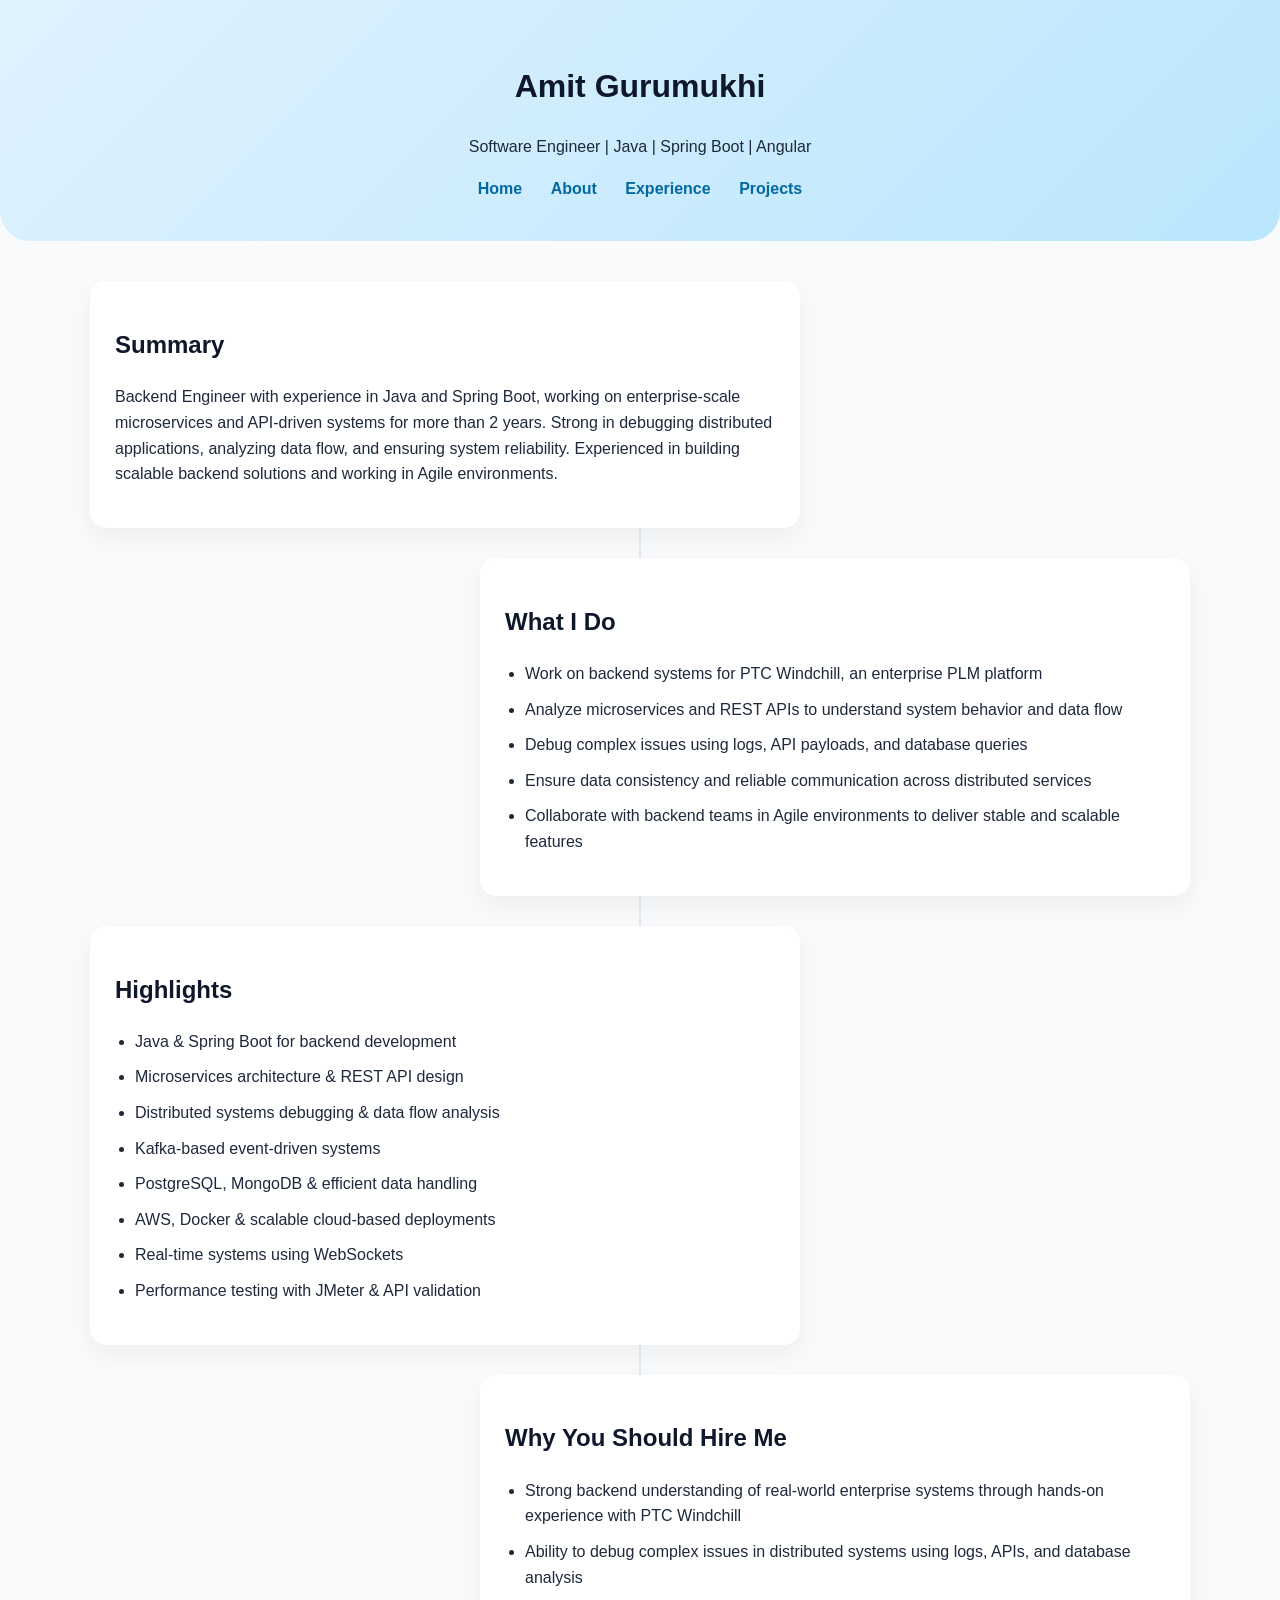
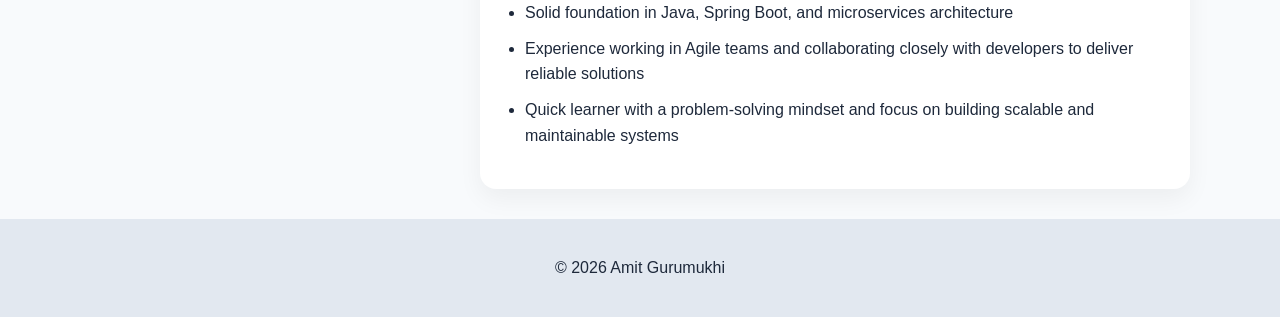
<file: index.html>
<!DOCTYPE html>
<html lang="en">
<head>
    <meta charset="UTF-8">
    <title>Amit Gurumukhi | Backend Engineer</title>
    <link rel="stylesheet" href="style.css">
</head>
<body>

<header>
    <h1>Amit Gurumukhi</h1>
    <p> Software Engineer | Java | Spring Boot | Angular</p>


    <nav>
        <a href="index.html">Home</a>
        <a href="about.html">About</a>
        <a href="experience.html">Experience</a>
        <a href="projects.html">Projects</a>
    </nav>
</header>

<main class="alt-layout">

    <section class="box left">
        <h2>Summary</h2>
        <p>
    Backend Engineer with experience in Java and Spring Boot, working on enterprise-scale
    microservices and API-driven systems for more than 2 years. Strong in debugging distributed applications,
    analyzing data flow, and ensuring system reliability. Experienced in building scalable
    backend solutions and working in Agile environments.
</p>
    </section>

    <section class="box right">
        <h2>What I Do</h2>
         <ul>
        <li>Work on backend systems for PTC Windchill, an enterprise PLM platform</li>

        <li>Analyze microservices and REST APIs to understand system behavior and data flow</li>

        <li>Debug complex issues using logs, API payloads, and database queries</li>

        <li>Ensure data consistency and reliable communication across distributed services</li>

        <li>Collaborate with backend teams in Agile environments to deliver stable and scalable features</li>
    </ul>
    </section>

    <section class="box left">
        <h2>Highlights</h2>
        <ul>
        <li>Java & Spring Boot for backend development</li>
        <li>Microservices architecture & REST API design</li>
        <li>Distributed systems debugging & data flow analysis</li>
        <li>Kafka-based event-driven systems</li>
        <li>PostgreSQL, MongoDB & efficient data handling</li>
        <li>AWS, Docker & scalable cloud-based deployments</li>
        <li>Real-time systems using WebSockets</li>
        <li>Performance testing with JMeter & API validation</li>
    </ul>
    </section>

    <section class="box right">
    <h2>Why You Should Hire Me</h2>

    <ul>
        <li>
            Strong backend understanding of real-world enterprise systems through hands-on experience with PTC Windchill
        </li>

        <li>
            Ability to debug complex issues in distributed systems using logs, APIs, and database analysis
        </li>

        <li>
            Solid foundation in Java, Spring Boot, and microservices architecture
        </li>

        <li>
            Experience working in Agile teams and collaborating closely with developers to deliver reliable solutions
        </li>

        <li>
            Quick learner with a problem-solving mindset and focus on building scalable and maintainable systems
        </li>
    </ul>
</section>

</main>

<footer>
    <p>© 2026 Amit Gurumukhi</p>
</footer>

</body>
</html>
</file>
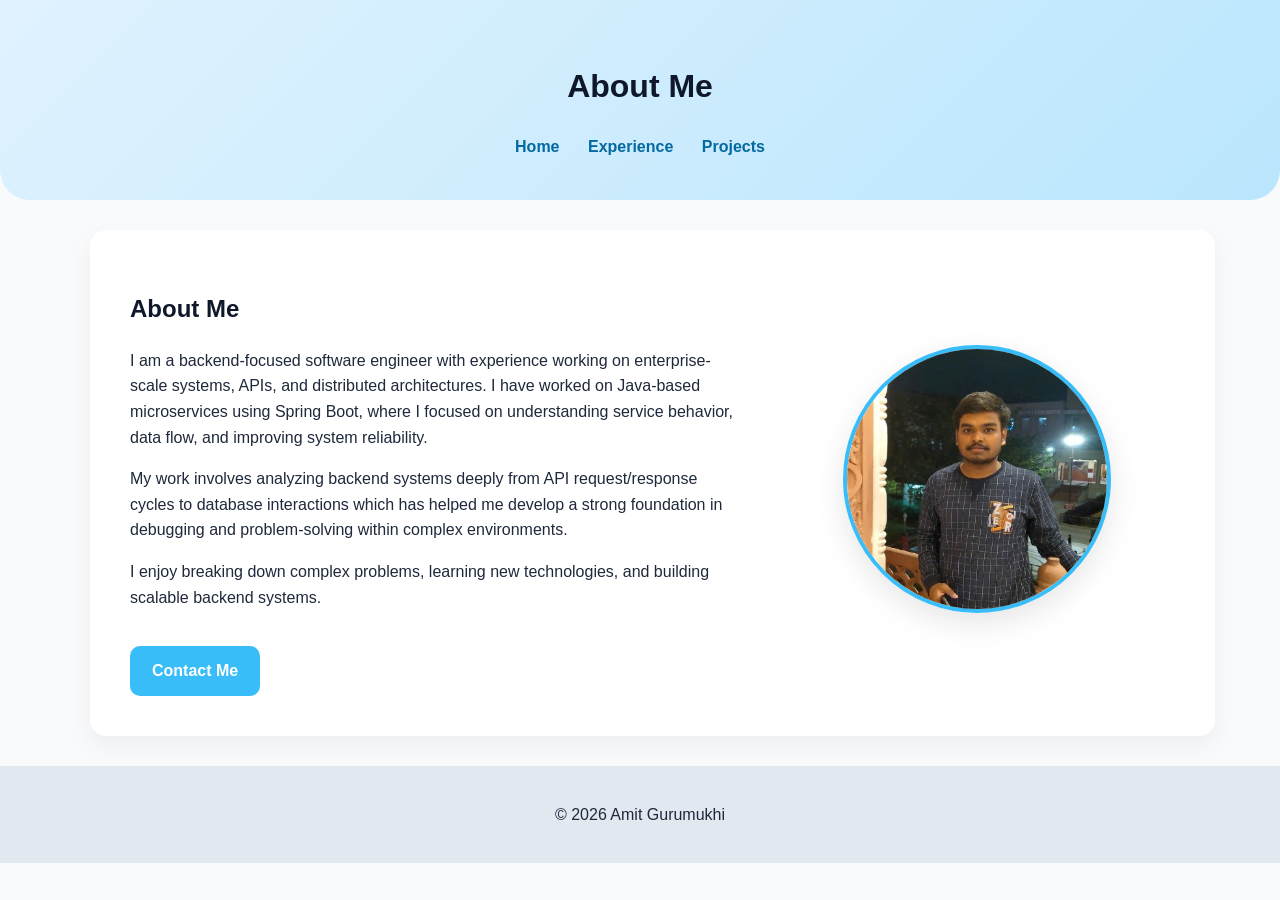
<file: about.html>
<!DOCTYPE html>
<html lang="en">
<head>
    <meta charset="UTF-8">
    <title>About</title>
    <link rel="stylesheet" href="style.css">
</head>
<body>

<header>
    <h1>About Me</h1>

    <nav>
        <a href="index.html">Home</a>
        <a href="experience.html">Experience</a>
        <a href="projects.html">Projects</a>
    </nav>
</header>

<main>
    <section class="box center about-box">

    <div class="about-text">
        <h2>About Me</h2>

        <p>
            I am a backend-focused software engineer with experience working on enterprise-scale systems,
            APIs, and distributed architectures. I have worked on Java-based microservices using Spring Boot,
            where I focused on understanding service behavior, data flow, and improving system reliability.
        </p>

        <p>
            My work involves analyzing backend systems deeply from API request/response cycles to database interactions which has helped me develop a strong foundation in debugging and problem-solving within complex environments.
        </p>

        <p>
            I enjoy breaking down complex problems, learning new technologies, and building scalable backend systems.
        </p>
        <a href="mailto:gurumukhiamit@gmail.com?subject=Opportunity&body=Hi Amit," class="contact-btn">
        Contact Me
    </a>
    </div>

    <div class="about-image">
        <img src="me.jpg" alt="Amit">
    </div>

</section>
</main>

<footer>
    <p>© 2026 Amit Gurumukhi</p>
</footer>

</body>
</html>
</file>
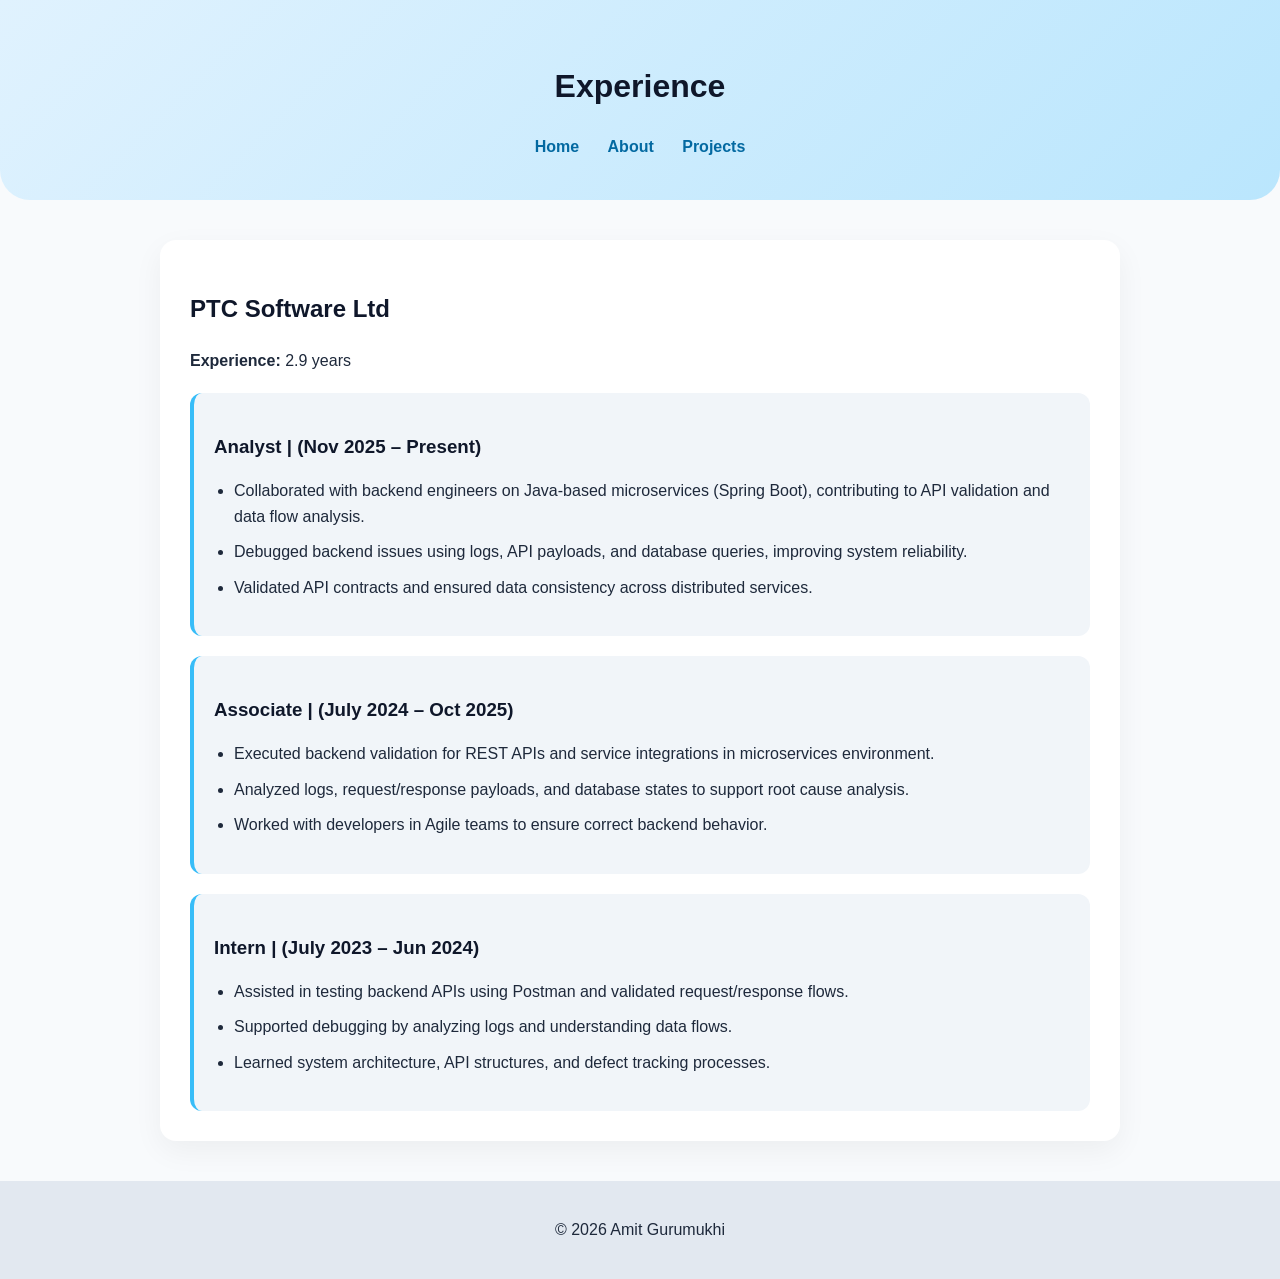
<file: experience.html>
<!DOCTYPE html>
<html lang="en">
<head>
    <meta charset="UTF-8">
    <title>Experience</title>
    <link rel="stylesheet" href="style.css">
</head>
<body>

<header>
    <h1>Experience</h1>

    <nav>
        <a href="index.html">Home</a>
        <a href="about.html">About</a>
        <a href="projects.html">Projects</a>
    </nav>
</header>

<main>

    <section class="experience-container">

        <h2>PTC Software Ltd</h2>
        <p><strong>Experience:</strong> 2.9 years</p>

        <!-- Analyst -->
        <div class="role-box">
            <h3>Analyst | (Nov 2025 – Present)</h3>
            <ul>
                <li>Collaborated with backend engineers on Java-based microservices (Spring Boot), contributing to API validation and data flow analysis.</li>
                <li>Debugged backend issues using logs, API payloads, and database queries, improving system reliability.</li>
                <li>Validated API contracts and ensured data consistency across distributed services.</li>
            </ul>
        </div>

        <!-- Associate -->
        <div class="role-box">
            <h3>Associate | (July 2024 – Oct 2025)</h3>
            <ul>
                <li>Executed backend validation for REST APIs and service integrations in microservices environment.</li>
                <li>Analyzed logs, request/response payloads, and database states to support root cause analysis.</li>
                <li>Worked with developers in Agile teams to ensure correct backend behavior.</li>
            </ul>
        </div>

        <!-- Intern -->
        <div class="role-box">
            <h3>Intern | (July 2023 – Jun 2024)</h3>
            <ul>
                <li>Assisted in testing backend APIs using Postman and validated request/response flows.</li>
                <li>Supported debugging by analyzing logs and understanding data flows.</li>
                <li>Learned system architecture, API structures, and defect tracking processes.</li>
            </ul>
        </div>

    </section>

</main>

<footer>
    <p>© 2026 Amit Gurumukhi</p>
</footer>

</body>
</html>
</file>
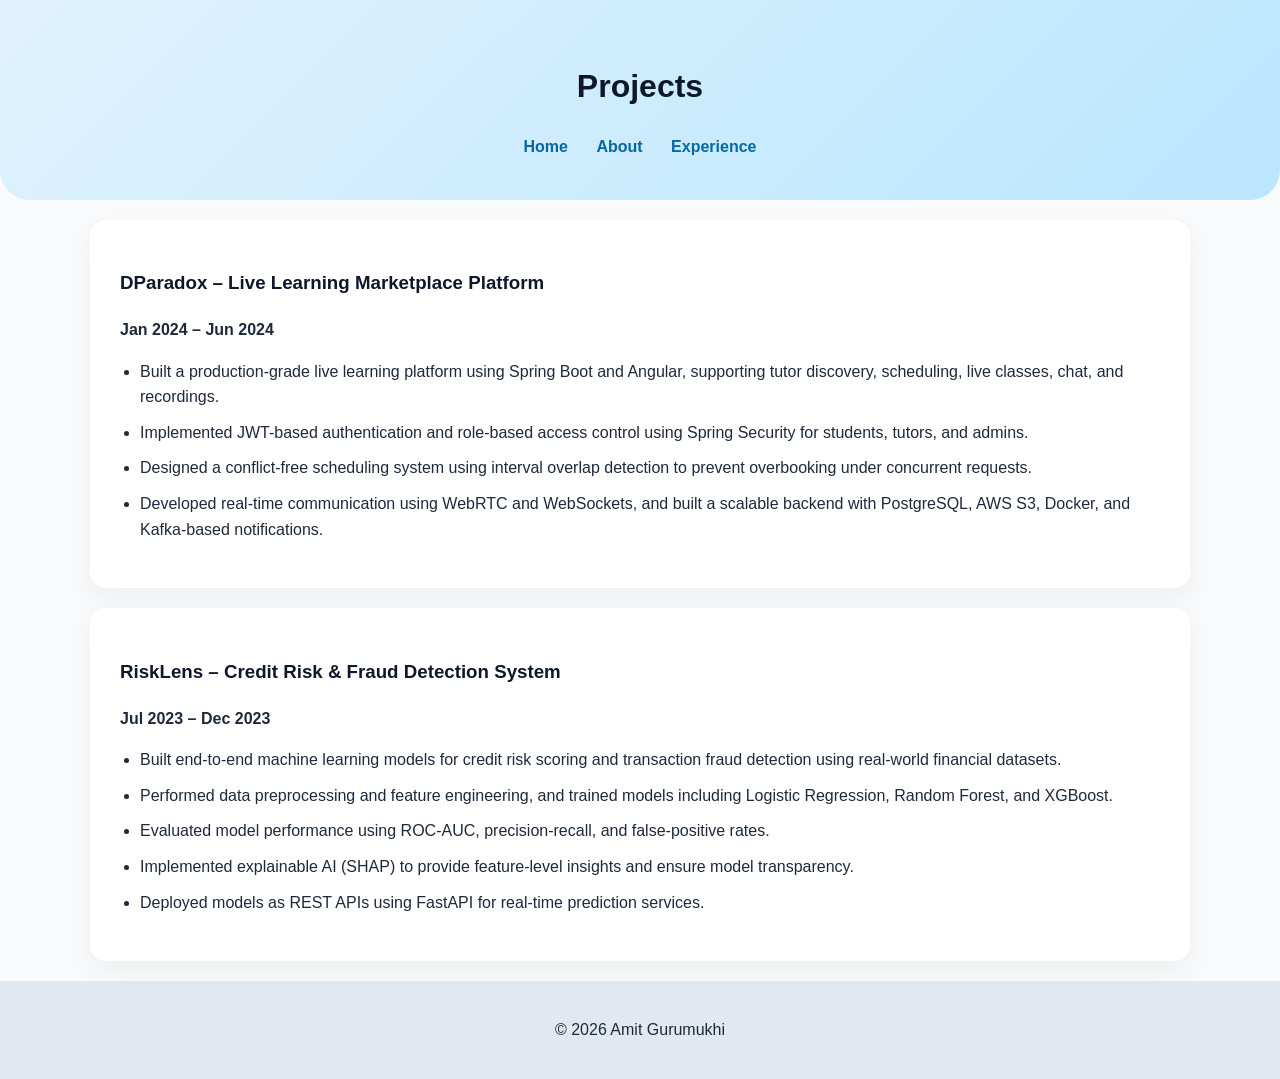
<file: projects.html>
<!DOCTYPE html>
<html lang="en">
<head>
    <meta charset="UTF-8">
    <title>Projects</title>
    <link rel="stylesheet" href="style.css">
</head>
<body>

<header>
    <h1>Projects</h1>

    <nav>
        <a href="index.html">Home</a>
        <a href="about.html">About</a>
        <a href="experience.html">Experience</a>
    </nav>
</header>

<main>

    <section>
        <h3>DParadox – Live Learning Marketplace Platform</h3>
        <p><strong>Jan 2024 – Jun 2024</strong></p>

        <ul>
            <li>
                Built a production-grade live learning platform using Spring Boot and Angular,
                supporting tutor discovery, scheduling, live classes, chat, and recordings.
            </li>

            <li>
                Implemented JWT-based authentication and role-based access control using Spring Security
                for students, tutors, and admins.
            </li>

            <li>
                Designed a conflict-free scheduling system using interval overlap detection
                to prevent overbooking under concurrent requests.
            </li>

            <li>
                Developed real-time communication using WebRTC and WebSockets, and built a scalable backend
                with PostgreSQL, AWS S3, Docker, and Kafka-based notifications.
            </li>
        </ul>
    </section>

    <section>
        <h3>RiskLens – Credit Risk & Fraud Detection System</h3>
        <p><strong>Jul 2023 – Dec 2023</strong></p>

        <ul>
            <li>
                Built end-to-end machine learning models for credit risk scoring and transaction fraud detection
                using real-world financial datasets.
            </li>

            <li>
                Performed data preprocessing and feature engineering, and trained models including
                Logistic Regression, Random Forest, and XGBoost.
            </li>

            <li>
                Evaluated model performance using ROC-AUC, precision-recall, and false-positive rates.
            </li>

            <li>
                Implemented explainable AI (SHAP) to provide feature-level insights and ensure model transparency.
            </li>

            <li>
                Deployed models as REST APIs using FastAPI for real-time prediction services.
            </li>
        </ul>
    </section>

</main>

<footer>
    <p>© 2026 Amit Gurumukhi</p>
</footer>

</body>
</html>
</file>
<file: style.css>
/* GLOBAL */
body {
    margin: 0;
    font-family: 'Segoe UI', sans-serif;
    background: #f8fafc;
    color: #1e293b;
    line-height: 1.6;
}

/* HEADER */
header {
    text-align: center;
    padding: 40px;
    background: linear-gradient(135deg, #e0f2fe, #bae6fd);
    border-bottom-left-radius: 30px;
    border-bottom-right-radius: 30px;
}

/* NAVBAR */
nav {
    margin-top: 15px;
}

nav a {
    margin: 0 12px;
    text-decoration: none;
    color: #0369a1;
    font-weight: 600;
}

nav a:hover {
    color: #0284c7;
}

/* MAIN LAYOUT */
main {
    display: block;
    max-width: 1100px;
    margin: 0 auto;
}

/* GENERAL SECTION */
section {
    background: #ffffff;
    padding: 30px;
    margin: 20px 0;
    border-radius: 16px;
    box-shadow: 0 10px 30px rgba(0, 0, 0, 0.05);
}

/* CENTER BOX */
.center {
    margin-left: auto;
    margin-right: auto;
}

/* ALTERNATING LAYOUT */
.alt-layout {
    position: relative;
    margin-top: 40px;
}

/* CENTER LINE */
.alt-layout::before {
    content: "";
    position: absolute;
    left: 50%;
    width: 2px;
    height: 100%;
    background: #e2e8f0;
    transform: translateX(-50%);
    z-index: 0;
}

/* BOX BASE */
.box {
    width: 60%;
    background: #ffffff;
    padding: 25px;
    margin: 30px 0;
    border-radius: 16px;
    box-shadow: 0 10px 25px rgba(0,0,0,0.05);
    position: relative;
    z-index: 1;
    transition: 0.3s;
}

/* LEFT */
.left {
    margin-right: auto;
}

/* RIGHT */
.right {
    margin-left: auto;
}

/* HOVER EFFECT */
.box:hover {
    transform: translateY(-5px);
}

/* ABOUT BOX */
.about-box {
    display: flex;
    align-items: center;
    justify-content: space-between;
    gap: 40px;

    max-width: 1100px;
    width: 95%;
    padding: 40px;
}

/* TEXT SIDE */
.about-text {
    flex: 2.0;
}

/* IMAGE SIDE */
.about-image {
    flex: 1.3;
    text-align: center;
}

/* IMAGE */
.about-image img {
    width: 260px;
    height: 260px;
    border-radius: 50%;
    object-fit: cover;
    border: 4px solid #38bdf8;
    box-shadow: 0 10px 30px rgba(0,0,0,0.1);
    transition: 0.3s;
}

.about-image img:hover {
    transform: scale(1.05);
}

/* EXPERIENCE CONTAINER */
.experience-container {
    background: #ffffff;
    padding: 30px;
    margin: 40px auto;
    border-radius: 16px;
    max-width: 900px;
    box-shadow: 0 10px 30px rgba(0, 0, 0, 0.05);
}

/* ROLE BOX */
.role-box {
    background: #f1f5f9;
    padding: 20px;
    margin-top: 20px;
    border-radius: 12px;
    border-left: 4px solid #38bdf8;
}

.role-box h3 {
    margin-bottom: 10px;
    color: #0f172a;
}

/* LIST */
ul {
    padding-left: 20px;
}

li {
    margin-bottom: 10px;
}

/* HEADINGS */
h1, h2, h3 {
    color: #0f172a;
}

/* FOOTER */
footer {
    text-align: center;
    padding: 20px;
    background: #e2e8f0;
    margin-top: 20px;
}

/* MOBILE RESPONSIVE */
@media (max-width: 768px) {

    .box {
        width: 100%;
        margin-left: 0;
        margin-right: 0;
    }

    .alt-layout::before {
        display: none;
    }

    .about-box {
        flex-direction: column;
        text-align: center;
    }

    .about-image img {
        width: 170px;
        height: 170px;
    }
}
.about-text .contact-btn {
    margin-top: 20px;
}
.contact-btn {
    display: inline-block;
    margin-top: 20px;
    padding: 12px 22px;
    background: #38bdf8;
    color: white;
    text-decoration: none;
    border-radius: 10px;   /* 👈 rounded corners */
    font-weight: 600;
    transition: 0.3s;
}

/* HOVER EFFECT */
.contact-btn:hover {
    background: #0284c7;
    transform: translateY(-2px);
}
</file>
